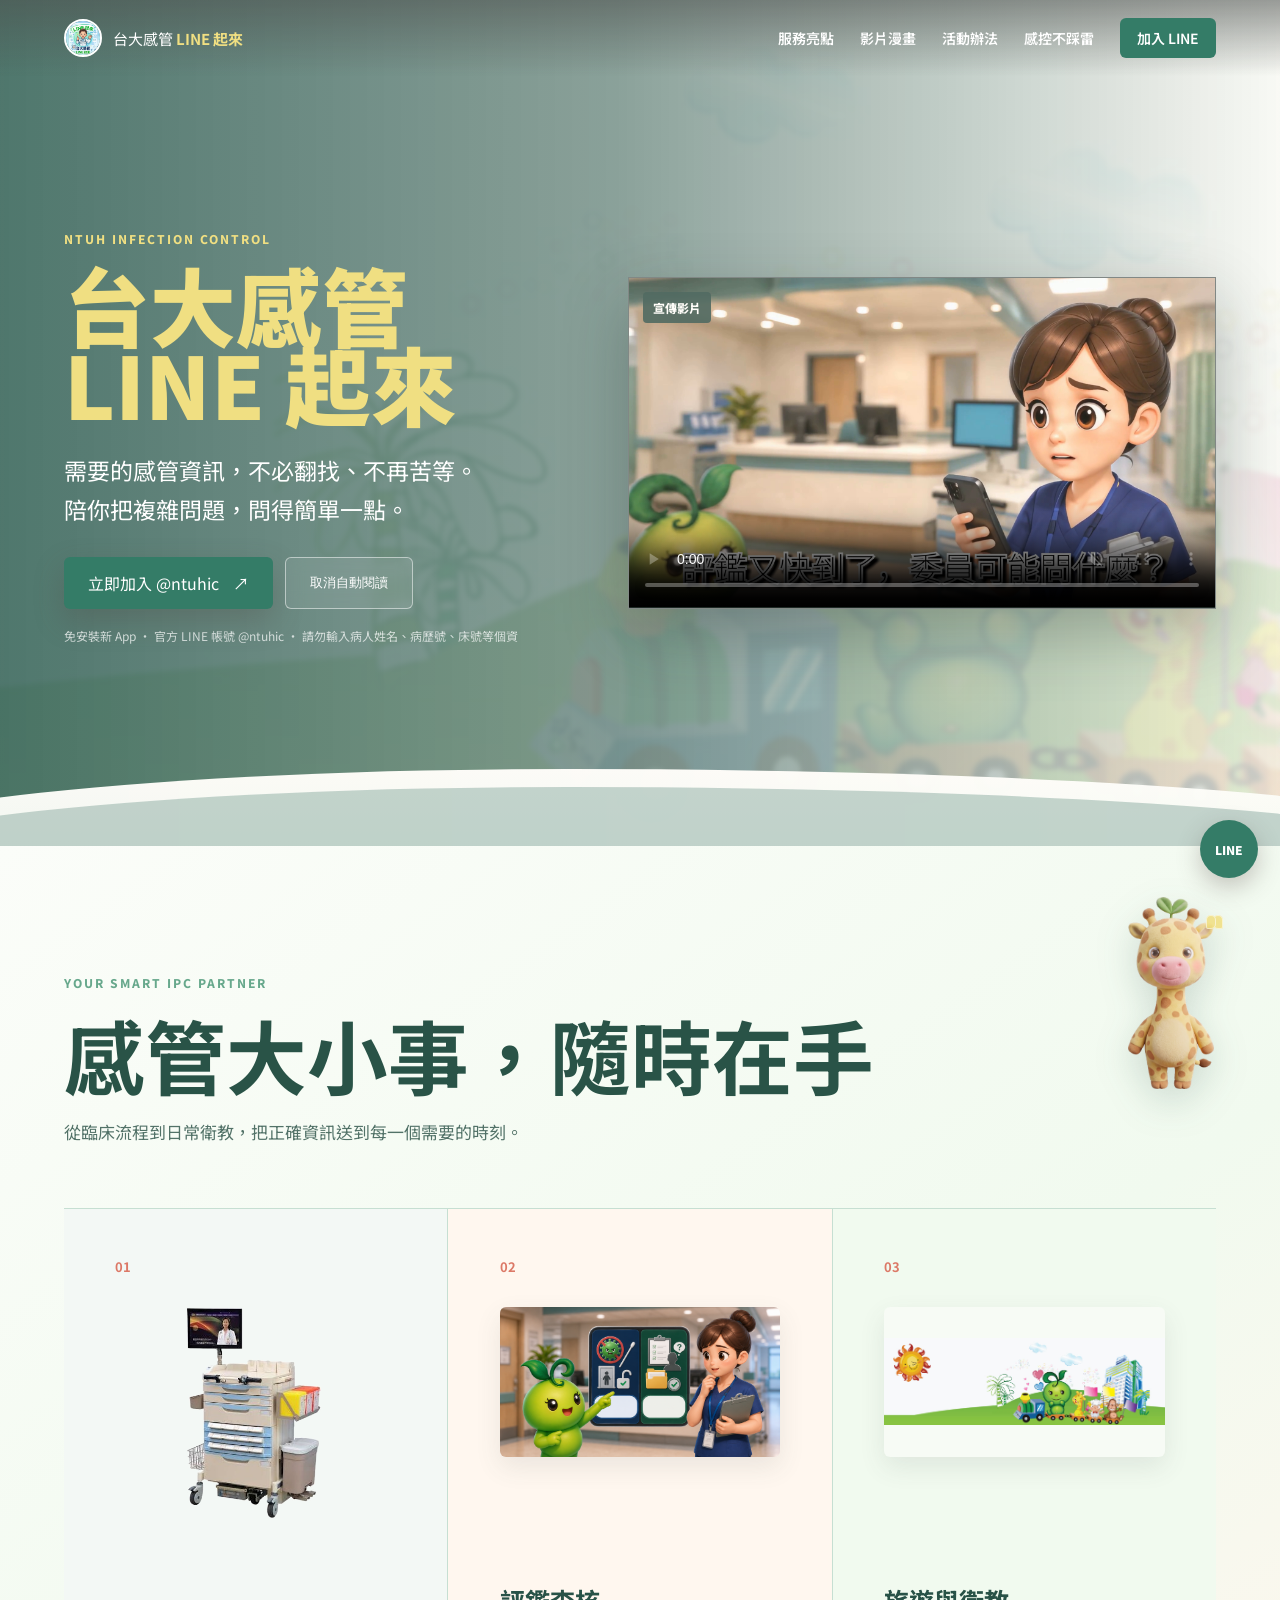
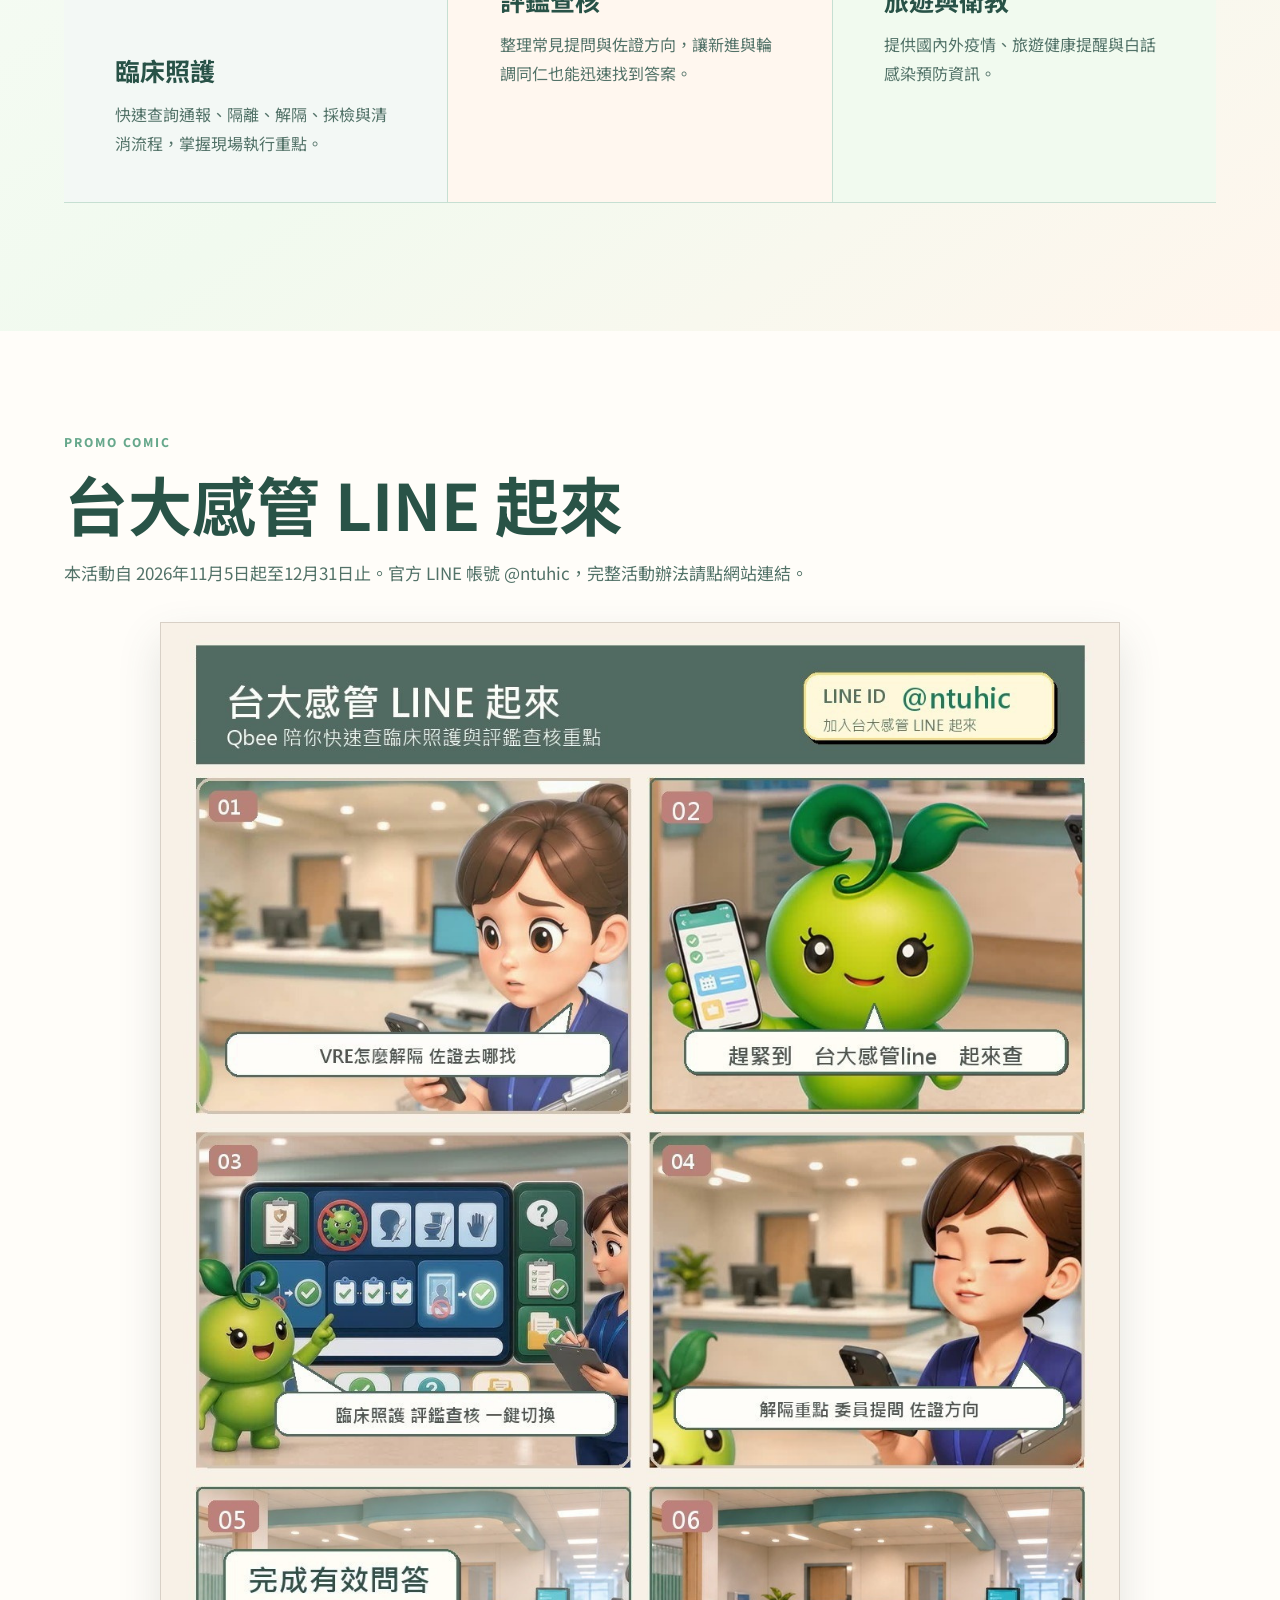
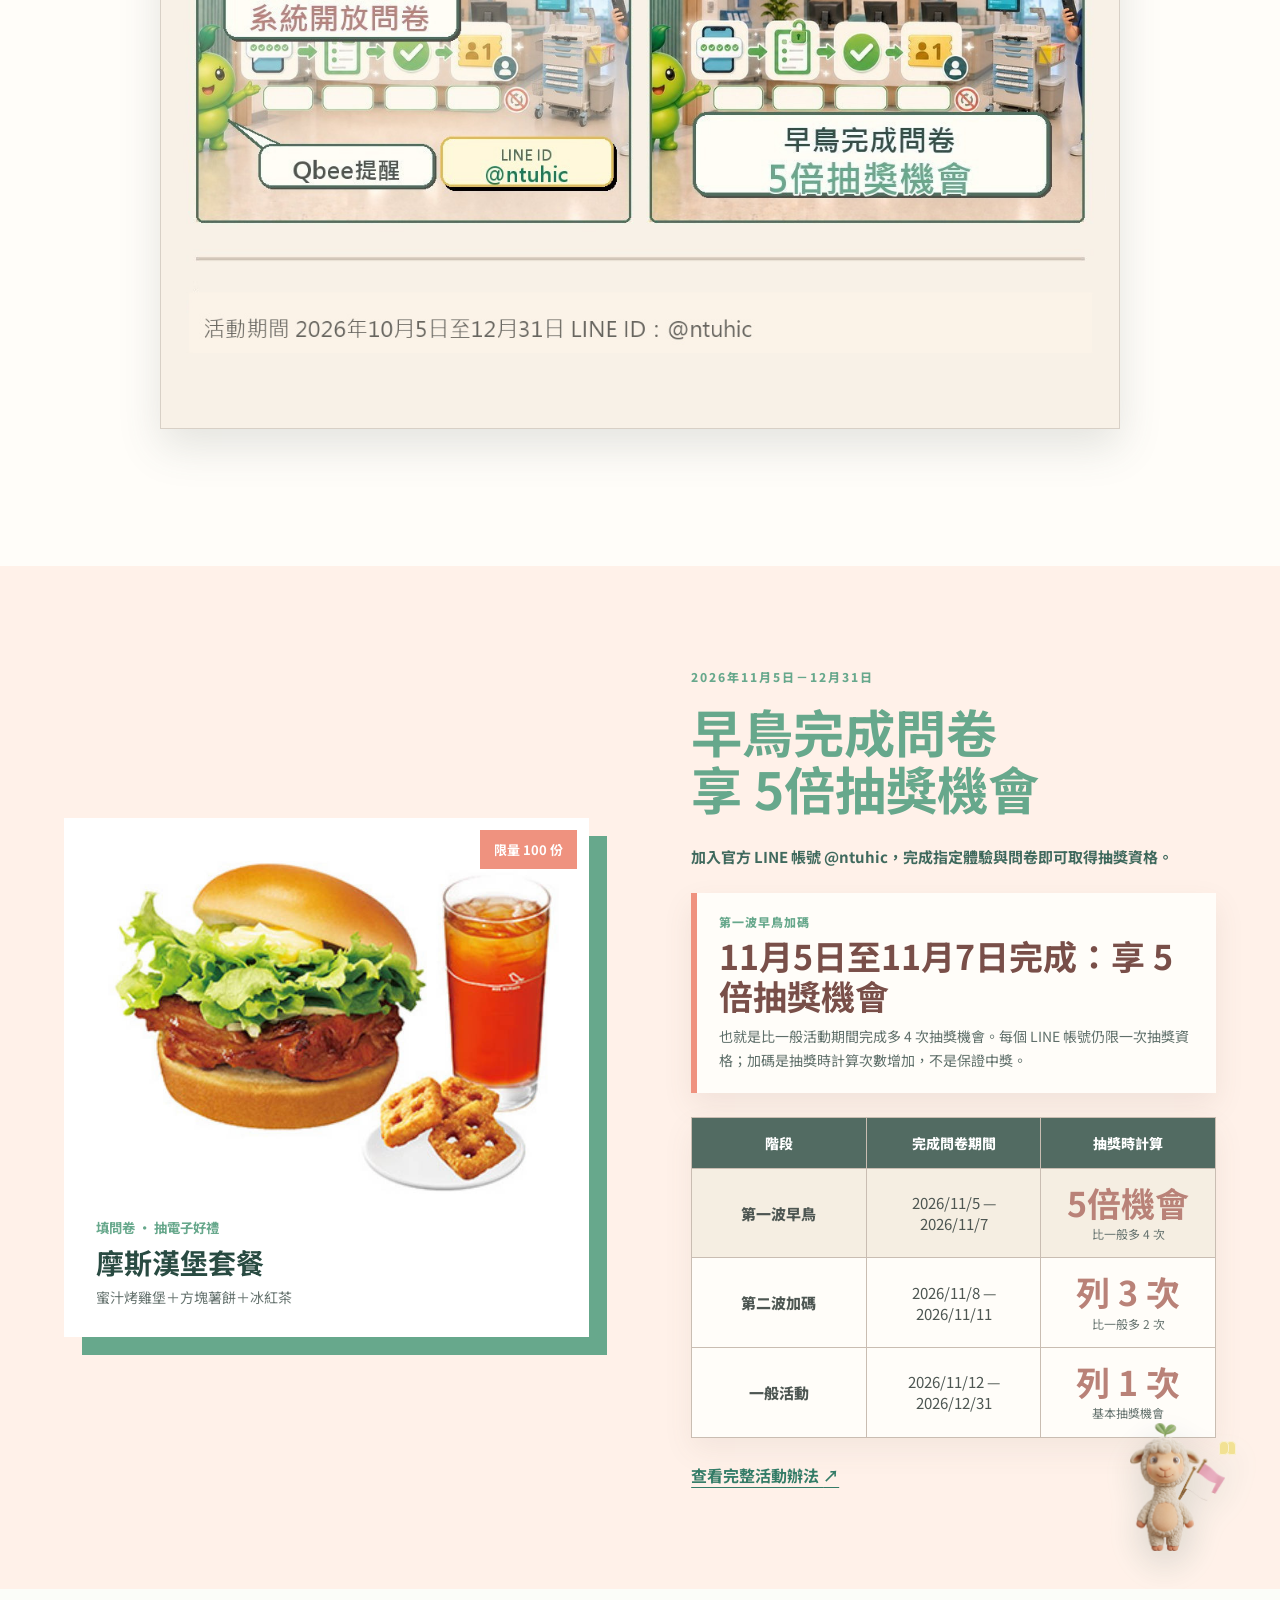
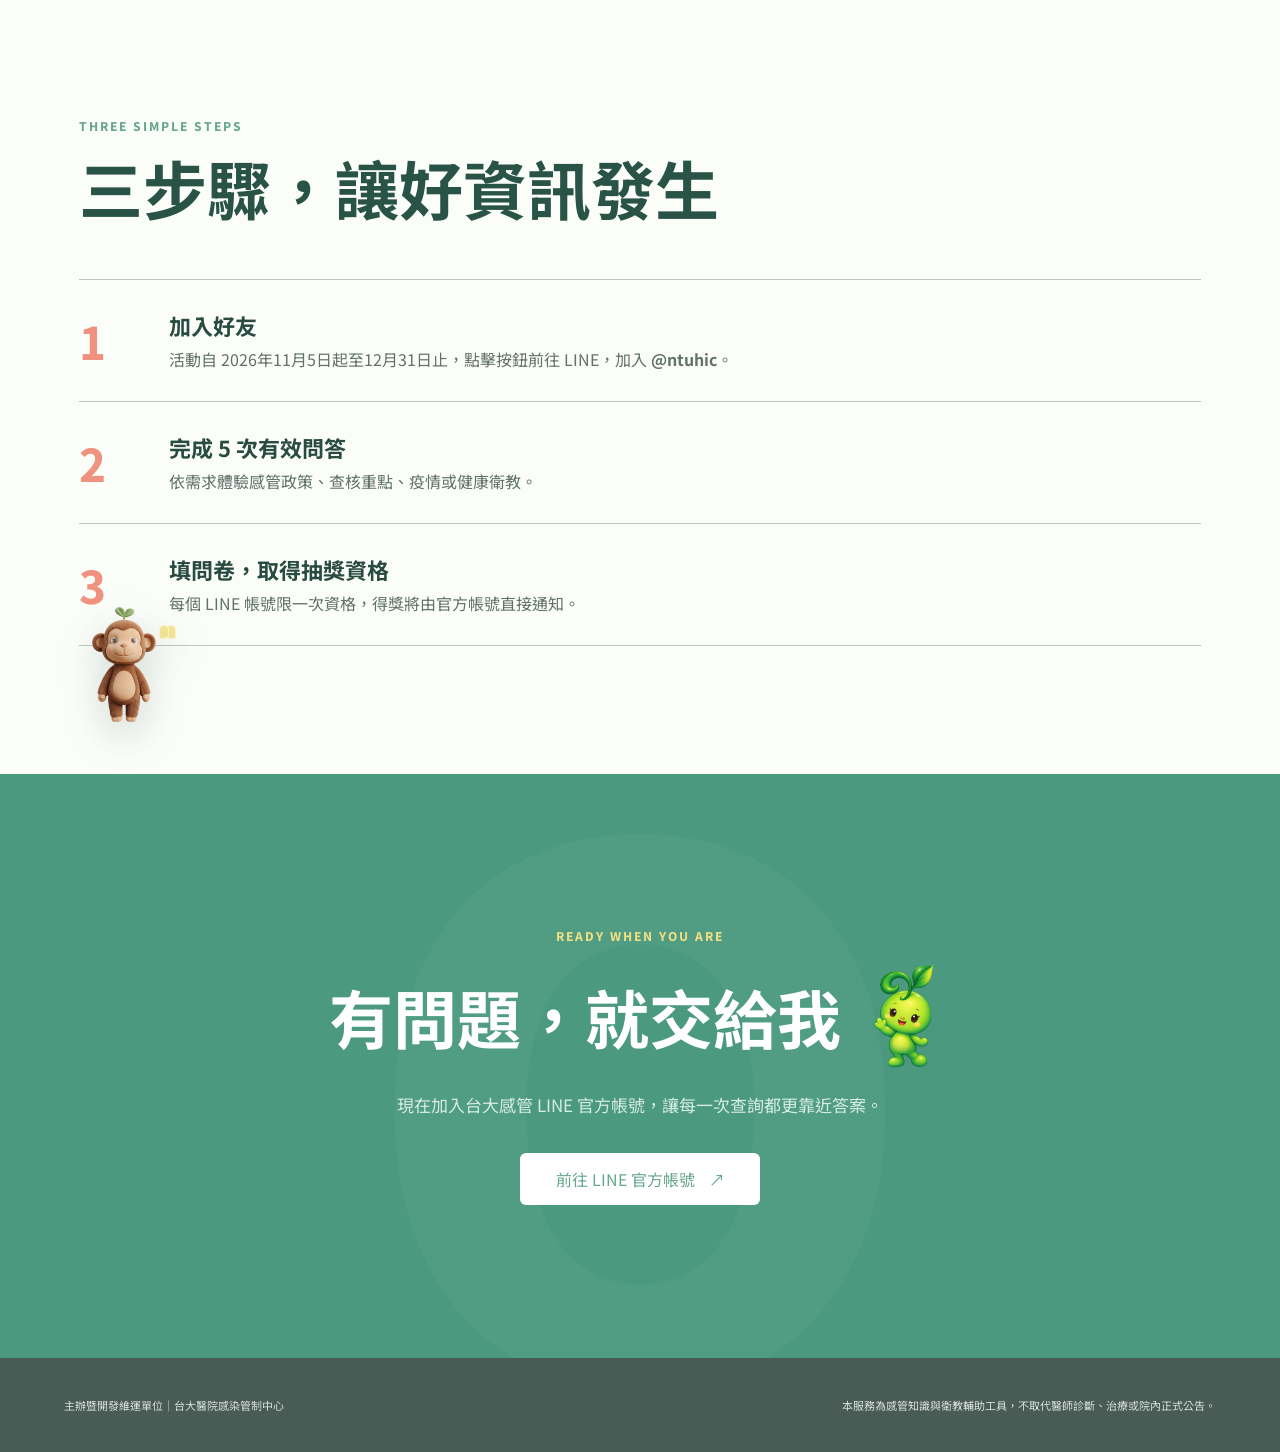
<file: index.html>
<!doctype html>
<html lang="zh-Hant">
<head>
  <meta charset="utf-8">
  <meta name="viewport" content="width=device-width, initial-scale=1">
  <meta http-equiv="Cache-Control" content="no-cache, no-store, must-revalidate">
  <meta http-equiv="Pragma" content="no-cache">
  <meta http-equiv="Expires" content="0">
  <meta name="theme-color" content="#075f50">
  <meta name="description" content="加入台大感管 LINE 官方帳號 @ntuhic，體驗智慧感管服務。活動自 2026年11月5日起至12月31日止。">
  <title>台大感管 LINE 起來｜智慧感管服務</title>
  <link rel="preconnect" href="https://fonts.googleapis.com">
  <link rel="preconnect" href="https://fonts.gstatic.com" crossorigin>
  <link href="https://fonts.googleapis.com/css2?family=Noto+Sans+TC:wght@400;500;600;700;800;900&display=swap" rel="stylesheet">
  <link rel="stylesheet" href="site.css?v=14">
  <link rel="stylesheet" href="reading.css?v=2">
  <link rel="stylesheet" href="effects.css?v=5">
  <link rel="stylesheet" href="bright.css?v=4">
</head>
<body>
  <header class="nav" id="top">
    <a class="brand" href="#top" aria-label="回到頁首">
      <img src="assets/avatar.jpg" alt="台大感管官方帳號頭像">
      <span>台大感管 <strong>LINE 起來</strong></span>
    </a>
    <nav aria-label="主要導覽">
      <a href="#features">服務亮點</a><a href="#promo-video">影片漫畫</a><a href="#event">活動辦法</a><a href="learning.html">感控不踩雷</a>
      <a class="nav-cta" href="https://line.me/R/ti/p/@ntuhic" target="_blank" rel="noopener">加入 LINE</a>
    </nav>
  </header>

  <main>
    <section class="hero" aria-labelledby="hero-title">
      <img class="hero-bg" src="assets/children-hospital.jpg" alt="">
      <div class="hero-shade"></div>
      <div class="petal-field" id="petal-field" aria-hidden="true"></div>
      <div class="wave-field" aria-hidden="true"><i></i><i></i></div>
      <div class="intro-wave" id="intro-wave" aria-hidden="true"><i></i><i></i></div>
      <div class="hero-content">
        <div class="hero-copy">
          <p class="eyebrow">NTUH INFECTION CONTROL</p>
          <h1 id="hero-title"><span class="hero-title-main">台大感管</span><span class="hero-title-line">LINE 起來</span></h1>
          <p class="lead">需要的感管資訊，不必翻找、不再苦等。<br>陪你把複雜問題，問得簡單一點。</p>
          <div class="hero-actions">
            <a class="button line-button" href="https://line.me/R/ti/p/@ntuhic" target="_blank" rel="noopener">立即加入 @ntuhic <span aria-hidden="true">↗</span></a>
            <button class="button ghost-button" id="auto-scroll-start" type="button" aria-pressed="true">取消自動閱讀</button>
          </div>
          <p class="privacy-note">免安裝新 App · 官方 LINE 帳號 @ntuhic · 請勿輸入病人姓名、病歷號、床號等個資</p>
        </div>
        <div class="hero-showcase" id="promo-video" aria-label="台大感管 LINE 起來影片">
          <video class="hero-video" autoplay muted playsinline controls loop preload="auto" poster="assets/video-poster.png">
            <source src="assets/ntuhic-line-promo-final-h264.mp4" type="video/mp4">
            <source src="ntuhic-line-promo-final.mp4" type="video/mp4">
          </video>
        </div>
      </div>
      <a class="scroll-cue" href="#features"><span>往下探索</span><i aria-hidden="true"></i></a>
    </section>

    <section class="feature-band" id="features">
      <div class="web-pet section-pet feature-pet" aria-hidden="true">
        <span class="butterfly"></span>
        <img src="assets/giraffe-pet.png" alt="">
      </div>
      <div class="section-heading reveal">
        <p class="eyebrow dark">YOUR SMART IPC PARTNER</p>
        <h2 class="mascot-heading"><span>感管大小事，隨時在手</span></h2>
        <p>從臨床流程到日常衛教，把正確資訊送到每一個需要的時刻。</p>
      </div>
      <div class="feature-grid">
        <article class="feature reveal"><b>01</b><img class="feature-media feature-cutout" src="assets/nursing-cart-cutout.png" alt="護理工作車"><h3>臨床照護</h3><p>快速查詢通報、隔離、解隔、採檢與清消流程，掌握現場執行重點。</p></article>
        <article class="feature reveal"><b>02</b><img class="feature-media" src="assets/system-demo.png" alt="臨床照護與評鑑查核示意"><h3>評鑑查核</h3><p>整理常見提問與佐證方向，讓新進與輪調同仁也能迅速找到答案。</p></article>
        <article class="feature reveal"><b>03</b><img class="feature-media feature-panorama" src="assets/children-hospital.jpg" alt="兒童醫院素材"><h3>旅遊與衛教</h3><p>提供國內外疫情、旅遊健康提醒與白話感染預防資訊。</p></article>
      </div>
    </section>

    <section class="promo-video" id="promo-comic">
      <div class="promo-video-inner reveal">
        <div class="section-heading">
          <p class="eyebrow dark">PROMO COMIC</p>
          <h2>台大感管 LINE 起來</h2>
          <p>本活動自 2026年11月5日起至12月31日止。官方 LINE 帳號 @ntuhic，完整活動辦法請點網站連結。</p>
        </div>
        <figure class="promo-comic">
          <img src="assets/qbee_promo_comic_20260903e.jpg" alt="台大感管 LINE 起來漫畫宣導圖">
        </figure>
      </div>
    </section>

    <section class="event" id="event">
      <div class="web-pet section-pet event-pet" aria-hidden="true">
        <span class="butterfly"></span>
        <img src="assets/sheep-pet.png" alt="">
      </div>
      <div class="event-inner">
        <div class="prize-visual reveal">
          <span class="prize-tag">限量 100 份</span>
          <img src="assets/mos-meal.jpg" alt="摩斯漢堡蜜汁烤雞堡套餐">
          <div class="prize-caption"><small>填問卷 · 抽電子好禮</small><strong>摩斯漢堡套餐</strong><span>蜜汁烤雞堡＋方塊薯餅＋冰紅茶</span></div>
        </div>
        <div class="event-copy reveal">
          <p class="eyebrow dark">2026年11月5日－12月31日</p>
          <h2 class="event-title"><span>早鳥完成問卷</span><span>享 5倍抽獎機會</span></h2>
          <p class="odds-intro">加入官方 LINE 帳號 @ntuhic，完成指定體驗與問卷即可取得抽獎資格。</p>
          <div class="early-bird-callout" aria-label="早鳥加碼說明">
            <small>第一波早鳥加碼</small>
            <strong>11月5日至11月7日完成：享 5倍抽獎機會</strong>
            <span>也就是比一般活動期間完成多 4 次抽獎機會。每個 LINE 帳號仍限一次抽獎資格；加碼是抽獎時計算次數增加，不是保證中獎。</span>
          </div>
          <div class="schedule-table" aria-label="問卷完成時程與抽獎機會">
            <table>
              <thead>
                <tr>
                  <th scope="col">階段</th>
                  <th scope="col">完成問卷期間</th>
                  <th scope="col">抽獎時計算</th>
                </tr>
              </thead>
              <tbody>
                <tr class="schedule-highlight">
                  <th scope="row">第一波早鳥</th>
                  <td>2026/11/5 — 2026/11/7</td>
                  <td><strong>5倍機會</strong><span>比一般多 4 次</span></td>
                </tr>
                <tr>
                  <th scope="row">第二波加碼</th>
                  <td>2026/11/8 — 2026/11/11</td>
                  <td><strong>列 3 次</strong><span>比一般多 2 次</span></td>
                </tr>
                <tr>
                  <th scope="row">一般活動</th>
                  <td>2026/11/12 — 2026/12/31</td>
                  <td><strong>列 1 次</strong><span>基本抽獎機會</span></td>
                </tr>
              </tbody>
            </table>
          </div>
          <a class="text-link" href="assets/event-rules.pdf" target="_blank">查看完整活動辦法 <span aria-hidden="true">↗</span></a>
        </div>
      </div>
    </section>

    <section class="steps">
      <div class="web-pet section-pet steps-pet" aria-hidden="true">
        <span class="butterfly"></span>
        <img src="assets/monkey-pet.png" alt="">
      </div>
      <div class="section-heading reveal"><p class="eyebrow dark">THREE SIMPLE STEPS</p><h2>三步驟，讓好資訊發生</h2></div>
      <ol>
        <li class="reveal"><span>1</span><div><h3>加入好友</h3><p>活動自 2026年11月5日起至12月31日止，點擊按鈕前往 LINE，加入 <strong>@ntuhic</strong>。</p></div></li>
        <li class="reveal"><span>2</span><div><h3>完成 5 次有效問答</h3><p>依需求體驗感管政策、查核重點、疫情或健康衛教。</p></div></li>
        <li class="reveal"><span>3</span><div><h3>填問卷，取得抽獎資格</h3><p>每個 LINE 帳號限一次資格，得獎將由官方帳號直接通知。</p></div></li>
      </ol>
    </section>

    <section class="final-cta">
      <div class="cta-orbit" aria-hidden="true">Q</div>
      <div class="reveal"><p class="eyebrow">READY WHEN YOU ARE</p><h2 class="final-mascot-title">有問題，就交給我 <img class="inline-mascot" src="assets/qbee-character.png" alt="可愛的感管小幫手"></h2><p>現在加入台大感管 LINE 官方帳號，讓每一次查詢都更靠近答案。</p>
        <a class="button light-button" href="https://line.me/R/ti/p/@ntuhic" target="_blank" rel="noopener">前往 LINE 官方帳號 <span aria-hidden="true">↗</span></a>
      </div>
    </section>
  </main>
  <footer><p>主辦暨開發維運單位｜台大醫院感染管制中心</p><p>本服務為感管知識與衛教輔助工具，不取代醫師診斷、治療或院內正式公告。</p></footer>
  <a class="floating-line" href="https://line.me/R/ti/p/@ntuhic" target="_blank" rel="noopener" aria-label="加入 LINE 官方帳號">LINE</a>
  <button class="reading-control" id="reading-control" type="button" aria-pressed="false" hidden>
    <span class="reading-icon" aria-hidden="true">Ⅱ</span><span class="reading-label">暫停閱讀</span>
  </button>
  <div class="page-turn" id="page-turn" aria-hidden="true"></div>
  <script src="site.js?v=19"></script>
</body>
</html>
</file>
<file: site.css>
:root{--green:#788f84;--green-deep:#526b62;--lime:#ddd2b5;--coral:#b98278;--ink:#4d5652;--paper:#f4f0ea;--white:#fffdf9}*{box-sizing:border-box}html{scroll-behavior:smooth}body{margin:0;font-family:"Noto Sans TC",sans-serif;color:var(--ink);background:var(--paper);letter-spacing:0}.nav{position:fixed;inset:0 0 auto;z-index:20;height:76px;display:flex;align-items:center;justify-content:space-between;padding:0 clamp(20px,5vw,72px);color:#fff;transition:.3s;background:linear-gradient(#4d514e8f,transparent)}.nav.scrolled{height:64px;background:#fffdf9ed;color:var(--ink);box-shadow:0 6px 24px #594f4920;backdrop-filter:blur(12px)}.brand{display:flex;align-items:center;gap:11px;color:inherit;text-decoration:none;font-size:15px}.brand img{width:38px;height:38px;object-fit:cover;border-radius:50%;border:2px solid #fff}.brand strong{color:var(--lime)}.nav.scrolled .brand strong{color:var(--green)}nav{display:flex;align-items:center;gap:26px}nav a{color:inherit;text-decoration:none;font-size:14px;font-weight:600}.nav-cta{padding:10px 17px;background:var(--green-deep);color:#fff!important;border-radius:6px}.hero{min-height:94svh;position:relative;display:flex;align-items:center;overflow:hidden;color:#fff}.hero-video{filter:saturate(.55) sepia(.08) contrast(.9)}.hero-video,.hero-shade{position:absolute;inset:0;width:100%;height:100%;object-fit:cover}.hero-shade{background:linear-gradient(90deg,#4b5d57d9 0%,#6e7d7588 52%,#665d5438),linear-gradient(0deg,#554f49a6,transparent 48%)}.hero-content{position:relative;z-index:2;width:min(1180px,90vw);margin:auto;padding:110px 0 70px}.eyebrow{margin:0 0 18px;font-size:12px;font-weight:800;letter-spacing:2px;color:var(--lime)}.eyebrow.dark{color:var(--green)}h1{font-size:clamp(58px,9vw,128px);line-height:.92;letter-spacing:0;margin:0;font-weight:900}h1 span{color:var(--lime)}.lead{font-size:clamp(17px,2vw,23px);line-height:1.7;margin:28px 0}.hero-actions{display:flex;gap:12px;flex-wrap:wrap}.button{display:inline-flex;align-items:center;justify-content:center;gap:14px;min-height:52px;padding:0 24px;border:0;border-radius:6px;font:700 15px inherit;text-decoration:none;cursor:pointer}.line-button{background:var(--green-deep);color:#fff;box-shadow:0 12px 30px #504a4450}.ghost-button{background:#ffffff16;border:1px solid #ffffff80;color:#fff;backdrop-filter:blur(8px)}.privacy-note{font-size:12px;color:#ffffffb5;margin-top:18px}.scroll-cue{position:absolute;z-index:3;bottom:25px;right:5vw;color:#fff;text-decoration:none;font-size:11px;display:flex;gap:12px;align-items:center}.scroll-cue i{width:44px;height:1px;background:#fff;position:relative}.scroll-cue i:after{content:"";position:absolute;right:0;top:-3px;width:7px;height:7px;border-right:1px solid;border-bottom:1px solid;transform:rotate(45deg)}.feature-band,.steps{padding:clamp(80px,10vw,150px) max(5vw,20px)}.section-heading{max-width:720px}.section-heading h2,.event-copy h2,.final-cta h2{font-size:clamp(36px,5vw,70px);line-height:1.12;margin:0 0 18px;letter-spacing:0}.section-heading>p:last-child{color:#5f6f6a;font-size:17px;line-height:1.8}.feature-grid{display:grid;grid-template-columns:repeat(3,1fr);gap:1px;background:#cfc8bf;margin-top:60px;border-top:1px solid #cfc8bf;border-bottom:1px solid #cfc8bf}.feature{background:var(--paper);padding:44px clamp(24px,4vw,55px);min-height:280px}.feature b{color:var(--coral);font-size:13px}.feature h3{font-size:25px;margin:55px 0 12px}.feature p{color:#60706b;line-height:1.8;margin:0}.event{background:#e3dcd2;padding:clamp(70px,8vw,120px) max(5vw,20px)}.event-inner{max-width:1180px;margin:auto;display:grid;grid-template-columns:1fr 1fr;align-items:center;gap:clamp(50px,8vw,110px)}.prize-visual{position:relative;background:#fff;padding:26px;box-shadow:18px 18px 0 var(--green)}.prize-visual img{width:100%;aspect-ratio:4/3;object-fit:cover;display:block}.prize-tag{position:absolute;top:12px;right:12px;background:var(--coral);color:#fff;padding:10px 14px;font-weight:700;font-size:13px}.prize-caption{padding:20px 6px 4px;display:flex;flex-direction:column}.prize-caption small{color:var(--green);font-weight:700}.prize-caption strong{font-size:28px;margin:5px 0}.prize-caption span{color:#66736f;font-size:14px}.event-copy h2 span{color:var(--green)}.odds{display:grid;grid-template-columns:repeat(3,1fr);border-block:1px solid #bfb3aa;margin:35px 0 25px}.odds div{padding:20px 12px;border-right:1px solid #bfb3aa}.odds div:last-child{border:0}.odds strong{display:block;font-size:35px;color:var(--coral)}.odds span{font-size:12px;line-height:1.5}.text-link{color:var(--green-deep);font-weight:700;text-underline-offset:5px}.steps{max-width:1250px;margin:auto}.steps ol{list-style:none;margin:55px 0 0;padding:0;border-top:1px solid #bbc6c2}.steps li{display:grid;grid-template-columns:90px 1fr;align-items:center;padding:28px 0;border-bottom:1px solid #bbc6c2}.steps li>span{font-size:45px;color:var(--coral);font-weight:800}.steps h3{margin:0 0 6px;font-size:22px}.steps li p{margin:0;color:#61716c}.final-cta{position:relative;overflow:hidden;text-align:center;background:var(--green);color:#fff;padding:clamp(90px,12vw,180px) 20px}.final-cta>div:not(.cta-orbit){position:relative;z-index:2}.final-cta p:not(.eyebrow){font-size:17px;margin:0 auto 32px;max-width:600px;line-height:1.8;color:#d6ebe5}.light-button{background:#fff;color:var(--green);min-width:240px}.cta-orbit{position:absolute;inset:50% auto auto 50%;transform:translate(-50%,-50%);font-size:min(65vw,720px);font-weight:900;line-height:1;color:#ffffff08}footer{display:flex;justify-content:space-between;gap:30px;padding:28px 5vw;background:#485b54;color:#d7dfdb;font-size:11px}.floating-line{position:fixed;right:22px;bottom:22px;z-index:10;width:58px;height:58px;border-radius:50%;display:flex;align-items:center;justify-content:center;background:var(--green-deep);color:#fff;text-decoration:none;font-weight:900;font-size:12px;box-shadow:0 9px 25px #554c4550}.reveal{opacity:0;transform:translateY(28px);transition:opacity .7s,transform .7s}.reveal.visible{opacity:1;transform:none}
@media(max-width:760px){.nav{height:64px}.brand span{font-size:13px}nav>a:not(.nav-cta){display:none}.nav-cta{padding:9px 13px}.hero{min-height:91svh}.hero-content{padding-top:92px}.hero-shade{background:linear-gradient(0deg,#4d5e58ed,#7b827a70)}.lead br{display:none}.ghost-button{display:none}.scroll-cue{display:none}.feature-grid,.event-inner{grid-template-columns:1fr}.feature-grid{gap:0}.feature{min-height:0;padding:32px 24px}.feature h3{margin:30px 0 8px}.event-inner{gap:60px}.prize-visual{box-shadow:10px 10px 0 var(--green);padding:16px}.odds strong{font-size:29px}.steps li{grid-template-columns:58px 1fr}.steps li p{font-size:14px;line-height:1.6}footer{flex-direction:column;gap:4px;padding-right:90px}.floating-line{right:16px;bottom:16px}}@media(prefers-reduced-motion:reduce){html{scroll-behavior:auto}.hero-video{display:none}.hero{background:url('assets/video-poster.png') center/cover}.reveal{opacity:1;transform:none;transition:none}}
.early-bird-callout{margin:26px 0 22px;padding:20px 22px;background:#fffdf9;border-left:6px solid var(--coral);box-shadow:0 12px 28px #66584d18}.early-bird-callout small{display:block;color:var(--green);font-size:12px;font-weight:800;letter-spacing:1px}.early-bird-callout>strong{display:block;margin:6px 0 8px;color:#794f49;font-size:clamp(24px,3vw,34px);line-height:1.2}.early-bird-callout>span{display:block;color:#5f6f6a;font-size:14px;line-height:1.7}.chance-compare{display:grid;grid-template-columns:1fr 1fr;gap:10px;margin:14px 0}.chance-compare span{display:flex;align-items:center;justify-content:space-between;gap:10px;padding:13px 14px;background:#f1e9dd;border:1px solid #ddcfc2}.chance-compare b{color:#526b62;font-size:14px}.chance-compare strong{color:#b98278;font-size:clamp(26px,4vw,42px);line-height:1}.early-bird-callout+.odds{margin-top:28px}
.schedule-table{margin:24px 0 25px;background:#fffdf9;box-shadow:0 12px 28px #66584d14;overflow:hidden}.schedule-table table{width:100%;border-collapse:collapse;table-layout:fixed}.schedule-table th,.schedule-table td{border:1px solid #c9bdb2;padding:15px 13px;text-align:center;vertical-align:middle}.schedule-table thead th{background:#526b62;color:#fff;font-size:14px;font-weight:800}.schedule-table tbody th{color:#4d5652;font-size:15px;font-weight:800}.schedule-table td{color:#4d5652;font-size:15px}.schedule-table td strong{display:block;color:#b98278;font-size:clamp(22px,3vw,34px);line-height:1.1}.schedule-table td span{display:block;margin-top:5px;color:#66736f;font-size:12px;line-height:1.35}.schedule-table .schedule-highlight th,.schedule-table .schedule-highlight td{background:#f5eee2}@media(max-width:760px){.schedule-table th,.schedule-table td{padding:12px 7px;font-size:13px}.schedule-table thead th{font-size:12px}.schedule-table tbody th{font-size:13px}.schedule-table td strong{font-size:21px}.schedule-table td span{font-size:11px}}

.promo-video{padding:clamp(70px,8vw,120px) max(5vw,20px);background:#fffdf9}.promo-video-inner{max-width:1180px;margin:auto}.promo-video .section-heading{margin-bottom:34px}.promo-video .section-heading p:last-child{max-width:760px}.promo-comic{margin:0 0 34px}.promo-comic img{display:block;width:min(100%,960px);height:auto;margin:auto;border:1px solid #d8d0c6;box-shadow:0 18px 40px #4d565226}.promo-media{background:#202724;padding:12px;box-shadow:0 18px 40px #4d565230}.promo-media video{display:block;width:100%;aspect-ratio:16/9;height:auto;background:#111;object-fit:contain}.promo-video-note{color:#66736f;font-size:13px;line-height:1.7;margin:14px 0 0}@media(max-width:760px){.promo-comic{margin-bottom:24px}.promo-comic img{width:100%;box-shadow:0 10px 24px #4d565224}.promo-media{padding:6px;box-shadow:0 10px 24px #4d565224}.promo-video{padding:58px 16px}.promo-video .section-heading{margin-bottom:24px}}

.hero-bg{position:absolute;inset:0;width:100%;height:100%;object-fit:cover;opacity:.34;filter:saturate(.82) contrast(.98)}.hero-content{display:grid;grid-template-columns:minmax(0,.92fr) minmax(420px,1.08fr);align-items:center;gap:clamp(32px,5vw,76px)}.hero-copy{min-width:0}.hero-showcase{position:relative;z-index:2;overflow:hidden;border:1px solid #ffffff70;background:#1f2a26;box-shadow:0 24px 60px #1d29254a}.hero-showcase:before{content:"宣傳影片";position:absolute;left:14px;top:14px;z-index:2;padding:7px 10px;border-radius:4px;background:#526b62e8;color:#fffdf9;font-size:12px;font-weight:800;letter-spacing:0}.hero-showcase .hero-video{position:static;display:block;width:100%;height:auto;aspect-ratio:16/9;object-fit:contain;filter:none}.hero-shade{background:linear-gradient(90deg,#526b62f0 0%,#526b62d8 38%,#526b6280 66%,#526b6238),linear-gradient(0deg,#4d56528a,transparent 48%)}.feature-media{display:block;width:100%;height:150px;margin:30px 0 28px;object-fit:cover;border-radius:6px;background:#fff;box-shadow:0 10px 26px #4d56521c}.feature:first-child .feature-media{object-fit:contain;padding:14px;background:#fffdf9}.feature h3{margin-top:0}.feature .feature-mascot{display:none}@media(max-width:980px){.hero-content{grid-template-columns:1fr;padding-top:96px}.hero-showcase{width:min(100%,760px)}.hero-shade{background:linear-gradient(0deg,#526b62f2,#526b62ba)}}@media(max-width:760px){.hero-content{gap:28px}.hero-showcase:before{font-size:11px}.feature-media{height:130px;margin:22px 0 20px}}
.hero-copy h1{font-size:clamp(54px,6.7vw,104px)}.hero-title-main,.hero-title-line{display:block;white-space:nowrap}.hero-title-line{color:var(--lime)}@media(max-width:760px){.hero-copy h1{font-size:clamp(42px,15vw,64px)}}
.hero-showcase{scroll-margin-top:92px}
.feature-media.feature-cutout{display:block;width:auto;max-width:100%;height:clamp(170px,18vw,230px);margin:20px auto 28px;object-fit:contain;padding:0;background:transparent;box-shadow:none;border-radius:0}
.feature:first-child .feature-media.feature-cutout{padding:0;background:transparent;box-shadow:none;border-radius:0}
.feature-media.feature-panorama{object-fit:contain;object-position:center;background:#f7fbf5;padding:0}
.event-title{font-size:clamp(34px,4vw,62px)!important}.event-title span{display:block;white-space:nowrap}.event-title span:nth-child(2){color:var(--green)}@media(max-width:760px){.event-title{font-size:clamp(32px,11vw,48px)!important}}

.feature-band,.event,.steps{position:relative;overflow:hidden}.feature-grid,.event-inner,.steps ol{position:relative;z-index:2}.feature-band .section-heading,.steps .section-heading{position:relative;z-index:2}.web-pet{position:absolute;z-index:3;pointer-events:none;filter:drop-shadow(0 14px 18px #254f4430);animation:pet-float 7.5s ease-in-out infinite}.web-pet img{display:block;width:100%;height:100%;object-fit:contain;animation:pet-cute 8.8s ease-in-out infinite}.web-pet .butterfly{left:auto;right:-10px;top:18px;width:13px;height:10px;opacity:.86}.feature-pet{right:clamp(18px,5vw,72px);top:clamp(22px,4vw,58px);width:clamp(62px,7vw,94px);height:clamp(138px,15vw,206px)}.event-pet{right:clamp(18px,4vw,58px);bottom:clamp(16px,3vw,38px);width:clamp(80px,8vw,116px);height:clamp(108px,10vw,150px);opacity:.96}.steps-pet{left:clamp(18px,5vw,72px);bottom:clamp(20px,4vw,54px);width:clamp(72px,7vw,104px);height:clamp(92px,9vw,132px)}@keyframes pet-float{0%,100%{transform:translate3d(0,0,0) rotate(-1deg)}35%{transform:translate3d(-8px,-12px,0) rotate(2deg)}70%{transform:translate3d(9px,-5px,0) rotate(-2deg)}}@keyframes pet-cute{0%,10%,100%{transform:scaleY(1) rotate(0deg)}12%{transform:scaleY(.92) rotate(-1deg)}14%{transform:scaleY(1) rotate(0deg)}42%{transform:rotate(4deg)}48%{transform:rotate(-4deg)}54%{transform:rotate(0deg)}72%{transform:scale(1.035)}}@media(max-width:980px){.web-pet{opacity:.72}.feature-pet{right:14px}.event-pet{right:12px}.steps-pet{left:12px}}@media(max-width:760px){.web-pet{display:none}}
</file>
<file: reading.css>
.reading-control {
  position: fixed;
  left: 22px;
  bottom: 22px;
  z-index: 15;
  min-height: 46px;
  padding: 0 17px;
  border: 1px solid #ffffff70;
  border-radius: 6px;
  background: #526b62ed;
  color: #fff;
  font: 700 13px "Noto Sans TC", sans-serif;
  box-shadow: 0 9px 25px #554c4545;
  backdrop-filter: blur(10px);
  cursor: pointer;
}

.reading-control[hidden] { display: none; }
.reading-icon { display: inline-block; min-width: 18px; margin-right: 7px; }
.reading-control.paused { background: #fffdf9ed; color: var(--green-deep); border-color: #aca49b; }
.reading-control.paused .reading-icon { font-size: 11px; }
.auto-reading { scroll-behavior: auto; }

@media (max-width: 760px) {
  .reading-control { left: 16px; bottom: 16px; }
}
</file>
<file: effects.css>
.petal-field {
  position: absolute;
  inset: 0;
  z-index: 3;
  overflow: hidden;
  pointer-events: none;
}

.wind-petal {
  --x: 50vw;
  --drift: 100px;
  --duration: 15s;
  --delay: 0s;
  --size: 10px;
  position: absolute;
  top: -8%;
  left: var(--x);
  width: var(--size);
  height: calc(var(--size) * 1.55);
  border-radius: 70% 25% 65% 30%;
  opacity: .42;
  animation: wind-fall var(--duration) var(--delay) linear infinite;
  will-change: transform;
}

.petal-rose { background: #d2a9a1; }
.petal-cream { background: #e8ddc8; }
.leaf-sage {
  background: #9cad9f;
  border-radius: 90% 15% 90% 15%;
  opacity: .48;
}

@keyframes wind-fall {
  0% { transform: translate3d(0, -10vh, 0) rotate(0deg); }
  25% { transform: translate3d(calc(var(--drift) * -.45), 24vh, 0) rotate(105deg); }
  55% { transform: translate3d(var(--drift), 58vh, 0) rotate(245deg); }
  78% { transform: translate3d(calc(var(--drift) * .2), 82vh, 0) rotate(350deg); }
  100% { transform: translate3d(calc(var(--drift) * 1.15), 112vh, 0) rotate(510deg); }
}

.wave-field {
  position: absolute;
  z-index: 4;
  left: 0;
  right: 0;
  bottom: -1px;
  height: 126px;
  overflow: hidden;
  pointer-events: none;
}

.wave-field i {
  position: absolute;
  left: -14%;
  bottom: -62px;
  width: 130%;
  height: 140px;
  border-radius: 45% 55% 0 0 / 58% 52% 0 0;
  background: linear-gradient(180deg, #fffdf9 0%, #eef7ef 100%);
  opacity: .98;
  animation: soft-wave 6s ease-in-out infinite alternate;
  transform-origin: 50% 100%;
}

.wave-field i:nth-child(2) {
  bottom: -80px;
  background: #90afa5;
  opacity: .52;
  animation-duration: 8.5s;
  animation-direction: alternate-reverse;
}

.hero-pet {
  position: absolute;
  right: clamp(24px, 5vw, 78px);
  bottom: clamp(76px, 9vw, 132px);
  z-index: 5;
  width: clamp(76px, 8vw, 118px);
  height: clamp(96px, 10vw, 148px);
  pointer-events: none;
  animation: pet-chase 7.5s ease-in-out infinite;
  filter: drop-shadow(0 14px 18px #254f4438);
}

.hero-pet img {
  display: block;
  width: 100%;
  height: 100%;
  object-fit: contain;
  animation: pet-turn 7.5s ease-in-out infinite;
}

.butterfly {
  position: absolute;
  left: -20px;
  top: 4px;
  width: 18px;
  height: 14px;
  transform-origin: 46px 52px;
  animation: butterfly-loop 3.8s ease-in-out infinite;
}

.butterfly:before,
.butterfly:after {
  content: "";
  position: absolute;
  top: 0;
  width: 10px;
  height: 14px;
  border-radius: 10px 10px 4px 10px;
  background: #f0df82;
  box-shadow: 0 0 0 1px #ffffff99 inset;
  animation: wing-flap .34s ease-in-out infinite alternate;
}

.butterfly:before { left: 0; transform-origin: 100% 80%; }
.butterfly:after { right: 0; transform: scaleX(-1); transform-origin: 0 80%; }

.page-turn {
  position: fixed;
  inset: 0;
  z-index: 50;
  pointer-events: none;
  background: linear-gradient(105deg, transparent 12%, #f4f0ea99 48%, #d8cfc399 54%, transparent 88%);
  transform: translateX(-115%);
  opacity: 0;
}

.page-turn.active { animation: page-breeze .8s ease-in-out; }

@keyframes soft-wave {
  from { transform: translateX(-3%) rotate(-1.2deg) scaleY(.86); }
  to { transform: translateX(3%) rotate(1deg) scaleY(1.16); }
}

@keyframes page-breeze {
  0% { transform: translateX(-115%); opacity: 0; }
  35% { opacity: .62; }
  100% { transform: translateX(115%); opacity: 0; }
}

@keyframes pet-chase {
  0%, 100% { transform: translate3d(0, 0, 0); }
  20% { transform: translate3d(-18px, -10px, 0); }
  42% { transform: translate3d(12px, -18px, 0); }
  58% { transform: translate3d(-2px, -7px, 0); }
  76% { transform: translate3d(18px, -14px, 0); }
}

@keyframes pet-turn {
  0%, 38%, 100% { transform: rotate(0deg) scaleX(1); }
  48% { transform: rotate(8deg) scaleX(1); }
  60% { transform: rotate(360deg) scaleX(1); }
  76% { transform: rotate(0deg) scaleX(-1); }
}

@keyframes butterfly-loop {
  0% { transform: translate3d(4px, 22px, 0) rotate(12deg); }
  30% { transform: translate3d(-34px, -4px, 0) rotate(-18deg); }
  58% { transform: translate3d(20px, -28px, 0) rotate(22deg); }
  100% { transform: translate3d(4px, 22px, 0) rotate(12deg); }
}

@keyframes wing-flap {
  from { transform: rotate(-22deg) scaleY(.92); }
  to { transform: rotate(20deg) scaleY(1.06); }
}

@media (prefers-reduced-motion: reduce) {
  .petal-field, .wave-field, .page-turn, .hero-pet, .section-pet, .web-pet { display: none; }
}
</file>
<file: bright.css>
:root {
  --green: #67a88c;
  --green-deep: #347c67;
  --lime: #f0df82;
  --coral: #ef927f;
  --ink: #294b42;
  --paper: #fbfdf9;
}

body { background: #fbfdf9; color: var(--ink); }
.feature-band { background: linear-gradient(145deg, #fbfdf9 0%, #f1faef 58%, #fff6ed 100%); }
.section-heading { width: 100%; max-width: none; }
.section-heading h2 { max-width: none; color: #295347; }
.section-heading > p:last-child { color: #527268; }

.mascot-heading {
  display: flex;
  align-items: center;
  width: 100%;
  gap: clamp(12px, 2vw, 34px);
  white-space: nowrap;
  font-size: clamp(45px, 6.3vw, 102px) !important;
}

.inline-mascot {
  width: clamp(82px, 9vw, 150px);
  height: clamp(92px, 10vw, 165px);
  object-fit: contain;
  flex: 0 0 auto;
  filter: drop-shadow(0 14px 16px #4e8e7130);
  animation: mascot-float 3.8s ease-in-out infinite;
}

.inline-mascot.mini {
  display: inline-block;
  width: 42px;
  height: 50px;
  margin: -15px 7px -16px 3px;
  vertical-align: middle;
}

.feature-grid { border-color: #c6dfd2; background: #c6dfd2; }
.feature {
  position: relative;
  overflow: hidden;
  min-height: 360px;
  background: #ffffffc9;
}
.feature:nth-child(2) { background: #fff7ef; }
.feature:nth-child(3) { background: #f1faef; }
.feature b { color: #dc7967; }
.feature h3 { position: relative; z-index: 2; margin-top: 125px; color: #285247; }
.feature p { position: relative; z-index: 2; color: #527268; max-width: 360px; }
.feature-mascot {
  position: absolute;
  top: 26px;
  right: 30px;
  width: 118px;
  height: 142px;
  object-fit: contain;
  filter: drop-shadow(0 12px 12px #5792752c);
}
.pose-one { transform: rotate(5deg); }
.pose-two { transform: rotate(-6deg) translateY(6px); }
.pose-three { transform: rotate(8deg) scale(.94); }

.event { background: #fff1e9; }
.final-cta { background: #4b9a80; }
.final-mascot-title { display: flex; align-items: center; justify-content: center; gap: 18px; }
.final-mascot-title .inline-mascot { width: 92px; height: 110px; }
.nav.scrolled { background: #ffffffee; }

.hero .petal-field { opacity: .55; }
.hero-video { filter: saturate(.68) brightness(1.05) contrast(.82); }
.hero-shade {
  background: linear-gradient(90deg, #315f54d9 0%, #5d7c73b5 48%, #f8f8ef66 100%);
  backdrop-filter: blur(2px);
}

.hero-content > * { opacity: 0; transform: translateY(22px); }
.hero.hero-ready .hero-content > * {
  opacity: 1;
  transform: translateY(0);
  transition: opacity .75s ease, transform .75s ease;
}
.hero.hero-ready .hero-content > :nth-child(2) { transition-delay: .12s; }
.hero.hero-ready .hero-content > :nth-child(3) { transition-delay: .26s; }
.hero.hero-ready .hero-content > :nth-child(4) { transition-delay: .4s; }
.hero.hero-ready .hero-content > :nth-child(5) { transition-delay: .5s; }

.intro-wave {
  position: absolute;
  inset: 0;
  z-index: 6;
  overflow: hidden;
  pointer-events: none;
  transition: opacity .55s ease;
}
.intro-wave i {
  position: absolute;
  left: -15%;
  width: 130%;
  height: 18%;
  bottom: -22%;
  border-radius: 50% 48% 42% 45% / 42% 48% 40% 44%;
  background: #bfe2d9b8;
  backdrop-filter: blur(7px);
  animation: intro-tide 2.4s cubic-bezier(.5, 0, .2, 1) forwards;
}
.intro-wave i:nth-child(2) {
  left: -25%;
  width: 150%;
  background: #e9d7cab0;
  animation-delay: .16s;
  animation-duration: 2.55s;
}
.hero.intro-done .intro-wave { opacity: 0; }

@keyframes intro-tide {
  0% { bottom: -22%; transform: translateX(-4%) rotate(-2deg); }
  42% { bottom: 32%; transform: translateX(3%) rotate(1deg); }
  68% { bottom: 62%; transform: translateX(-2%) rotate(-1deg); }
  100% { bottom: 112%; transform: translateX(4%) rotate(2deg); }
}

.odds-intro { margin: 28px 0 10px; font-size: 15px; font-weight: 700; color: #3f695d; }
.odds { margin-top: 0; }
.odds div { display: flex; min-height: 136px; flex-direction: column; justify-content: center; }
.odds small { display: block; margin-bottom: 8px; color: #536e65; font-size: 12px; }
.odds strong { font-size: clamp(20px, 2.2vw, 30px); line-height: 1.3; }
.odds span { margin-top: 5px; color: #536e65; }

@keyframes mascot-float {
  0%, 100% { transform: translateY(0) rotate(-2deg); }
  50% { transform: translateY(-9px) rotate(2deg); }
}

@media (max-width: 760px) {
  .mascot-heading { white-space: normal; flex-wrap: wrap; gap: 6px 12px; }
  .mascot-heading .inline-mascot { width: 72px; height: 86px; }
  .feature { min-height: 310px; }
  .feature-mascot { width: 96px; height: 116px; right: 18px; }
  .feature h3 { margin-top: 95px; }
}

@media (prefers-reduced-motion: reduce) {
  .inline-mascot { animation: none; }
  .intro-wave { display: none; }
  .hero-content > * { opacity: 1; transform: none; }
}
</file>
